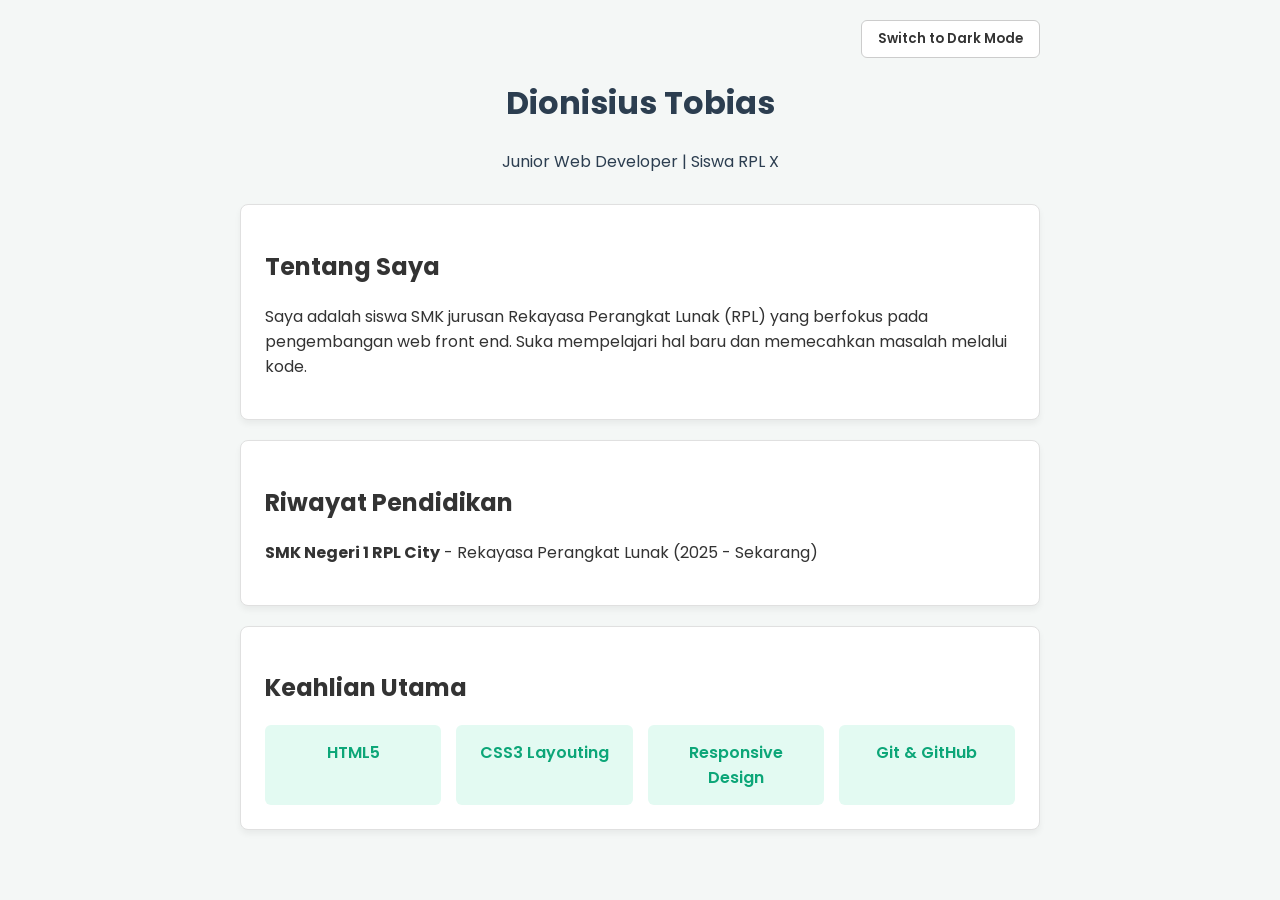
<file: Jobsheet 3/index.html>
<!DOCTYPE html>
<html lang="id">

<head>
    <meta charset="UTF-8">
    <meta name="viewport" content="width=device-width, initial-scale=1.0">
    <!-- Title juga disesuaikan agar murid mengganti namanya -->
    <title>CV Online - Dionisius Tobias</title>
    <link rel="stylesheet" href="style.css" />
</head>

<body>
    <div class="cv-container">
        <!-- Toggle Button untuk Tugas Mandiri Dark Mode -->
        <div class="toggle-container" style="text-align: right; margin-bottom: 20px;">
            <button class="btn-toggle" id="themeToggleBtn">Switch to Dark Mode</button>
        </div>

        <header class="cv-header">
            <!-- Instruksi penggantian nama untuk siswa -->
            <h1>Dionisius Tobias</h1>
            <p>Junior Web Developer | Siswa RPL X</p>
        </header>

        <section class="cv-card">
            <h2>Tentang Saya</h2>
            <p>Saya adalah siswa SMK jurusan Rekayasa Perangkat Lunak (RPL) yang
                berfokus pada pengembangan web front end. Suka mempelajari hal baru dan memecahkan
                masalah melalui kode.</p>
        </section>

        <section class="cv-card">
            <h2>Riwayat Pendidikan</h2>
            <p><strong>SMK Negeri 1 RPL City</strong> - Rekayasa Perangkat Lunak (2025 - Sekarang)</p>
        </section>

        <section class="cv-card">
            <h2>Keahlian Utama</h2>
            <div class="skills-container">
                <div class="skill-item">HTML5</div>
                <div class="skill-item">CSS3 Layouting</div>
                <div class="skill-item">Responsive Design</div>
                <div class="skill-item">Git &amp; GitHub</div>
            </div>
        </section>
    </div>

    <script src="script.js"></script>

</body>

</html>
</file>
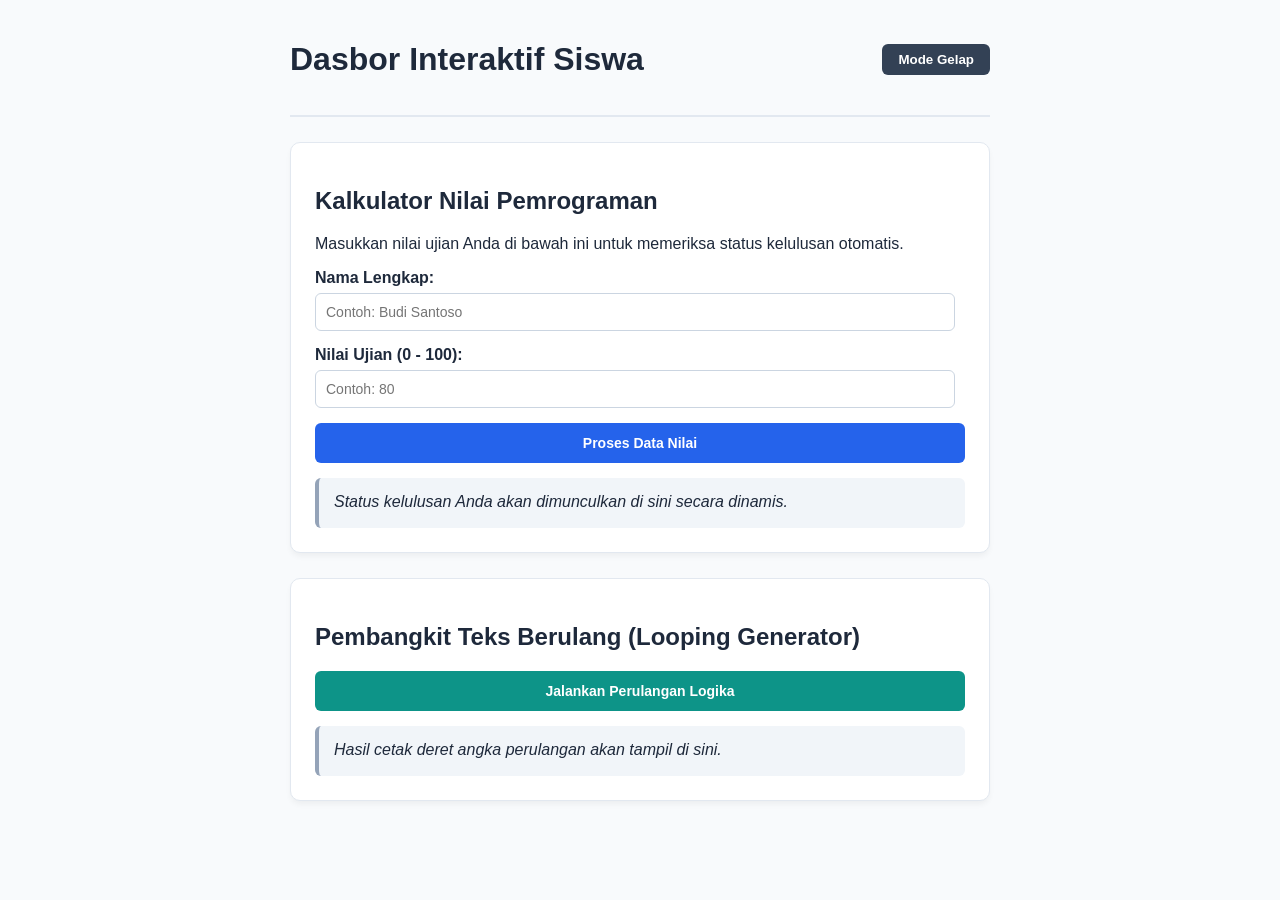
<file: Jobsheet 4/index.html>
<!DOCTYPE html>
<html lang="id">

<head>
    <meta charset="UTF-8">
    <meta name="viewport" content="width=device-width, initial-scale=1.0">
    <title>Web Interaktif JavaScript - X TIP</title>
    <link rel="stylesheet" href="style.css">
</head>

<body>
    <div class="main-container">
        <!-- Header Fitur Kontrol -->
        <header class="web-header">
            <h1>Dasbor Interaktif Siswa</h1>
            <button id="btn-togle" class="toggle-theme">Mode Gelap</button>
        </header>

        <!-- Kartu Fitur 1: Kalkulator Skor Kelulusan -->
        <section class="widget-card">
            <h2>Kalkulator Nilai Pemrograman</h2>
            <p>Masukkan nilai ujian Anda di bawah ini untuk memeriksa status kelulusan otomatis.</p>
            <div class="input-group">
                <label for="input-nama">Nama Lengkap:</label>
                <input type="text" id="input-nama" placeholder="Contoh: Budi Santoso">
            </div>
            <div class="input-group">
                <label for="input-nilai">Nilai Ujian (0 - 100):</label>
                <input type="number" id="input-nilai" placeholder="Contoh: 80">
            </div>
            <button id="btn-proses" class="action-btn">Proses Data Nilai</button>

            <!-- Area Output DOM -->
            <div id="box-hasil" class="result-box">
                Status kelulusan Anda akan dimunculkan di sini secara dinamis.
            </div>
        </section>

        <!-- Kartu Fitur 2: Simulasi Perulangan Logika -->
        <section class="widget-card">
            <h2>Pembangkit Teks Berulang (Looping Generator)</h2>
            <button id="btn-loop" class="action-btn variant-btn">Jalankan Perulangan Logika</button>
            <div id="box-loop" class="result-box">
                Hasil cetak deret angka perulangan akan tampil di sini.
            </div>
        </section>
    </div>
    <script src="script.js"></script>
</body>

</html>
</file>
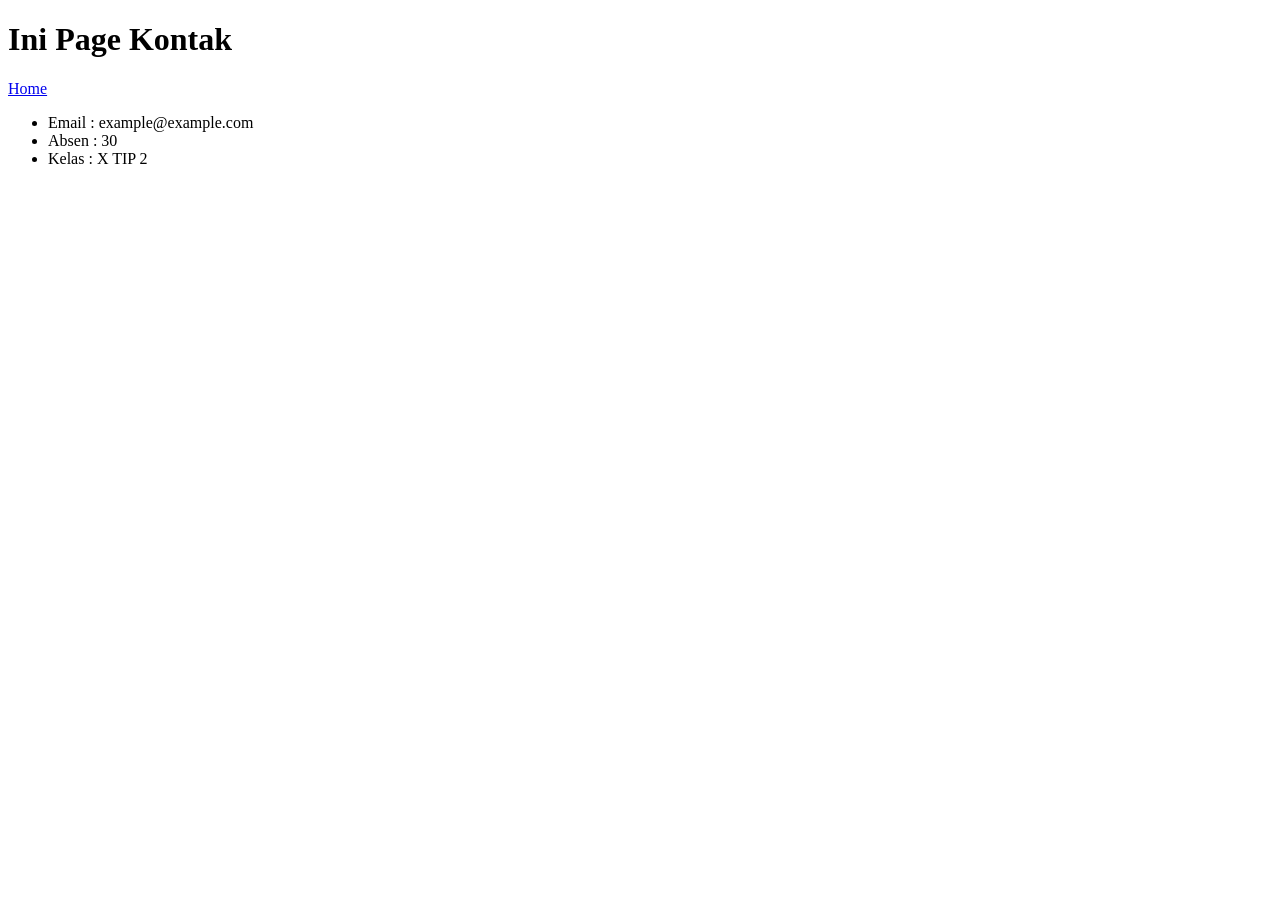
<file: Jobsheet 2/kontak.html>
<!DOCTYPE html>
<html lang="en">

<head>
    <meta charset="UTF-8">
    <meta name="viewport" content="width=device-width, initial-scale=1.0">
    <title>Page Kontak</title>
</head>

<body>
    <header>
        <h1>
            Ini Page Kontak
        </h1>
        <nav>
            <a href="index.html">Home</a>
        </nav>
    </header>
    <ul>
        <li>
            Email : example@example.com
        </li>
        <li>
            Absen : 30
        </li>
        <li>
            Kelas : X TIP 2
        </li>
    </ul>
</body>

</html>
</file>
<file: Jobsheet 3/style.css>
@import url('https://fonts.googleapis.com/css2?family=Poppins:wght@300;400;600&display=swap');

/* ==============================================
   STYLING DASAR (LIGHT MODE)
   ============================================== */
body {
    background-color: #f4f7f6;
    font-family: 'Poppins', sans-serif;
    color: #333333;
    margin: 0;
    padding: 20px;
    transition: background-color 0.3s ease, color 0.3s ease;
}

.cv-container {
    max-width: 800px;
    margin: 0 auto;
}

.cv-header {
    text-align: center;
    margin-bottom: 30px;
    color: #2c3e50;
    transition: color 0.3s ease;
}

.cv-card {
    background-color: #ffffff;
    padding: 24px;
    margin-bottom: 20px;
    border: 1px solid #e0e0e0;
    border-radius: 8px;
    box-shadow: 0 4px 6px rgba(0, 0, 0, 0.05);
    transition: background-color 0.3s ease, border-color 0.3s ease, box-shadow 0.3s ease;
}

.skills-container {
    display: flex;
    justify-content: space-between;
    flex-wrap: wrap;
    gap: 15px;
}

.skill-item {
    flex: 1;
    min-width: 120px;
    background-color: #e3faf2;
    color: #0ca678;
    font-weight: 600;
    padding: 15px;
    text-align: center;
    border-radius: 6px;
    transition: background-color 0.3s ease, color 0.3s ease;
}

.btn-toggle {
    padding: 8px 16px;
    border-radius: 6px;
    border: 1px solid #ccc;
    cursor: pointer;
    background-color: #ffffff;
    color: #333333;
    font-family: 'Poppins', sans-serif;
    font-weight: 600;
    transition: background-color 0.3s ease, color 0.3s ease, border-color 0.3s ease;
}

.btn-toggle:hover {
    background-color: #e0e0e0;
}

/* ==============================================
   RESPONSIVE DESIGN (MEDIA QUERIES)
   ============================================== */
@media (max-width: 600px) {
    .skills-container {
        flex-direction: column;
    }

    body {
        padding: 10px;
    }

    .cv-card {
        padding: 15px;
    }
}

/* ==============================================
   TUGAS MANDIRI: DARK MODE
   ============================================== */
body.dark-theme {
    background-color: #1a1a1a;
    color: #ffffff;
}

body.dark-theme .cv-card {
    background-color: #2d2d2d;
    border-color: #444444;
    box-shadow: 0 4px 6px rgba(0, 0, 0, 0.3);
}

body.dark-theme h1,
body.dark-theme h2,
body.dark-theme h3,
body.dark-theme p,
body.dark-theme .cv-header {
    color: #ffffff !important;
}

body.dark-theme .skill-item {
    background-color: #1e3d37;
    color: #12b886;
}

body.dark-theme .btn-toggle {
    background-color: #333333;
    color: #ffffff;
    border-color: #555555;
}

body.dark-theme .btn-toggle:hover {
    background-color: #555555;
}
</file>
<file: Jobsheet 4/style.css>
body {
    background-color: #f8fafc;

    color: #1e293b;
    margin: 0;
    padding: 20px;
    transition:
        background-color 0.3s ease,
        color 0.3s ease;
}

.main-container {
    font-family: "Jetbrains Mono", sans-serif;
}

body.dark-theme {
    background-color: #0f172a;
    color: #f1f5f9;
}

.main-container {
    max-width: 700px;
    margin: 0 auto;
}

.web-header {
    display: flex;
    justify-content: space-between;
    align-items: center;
    margin-bottom: 25px;
    border-bottom: 2px solid #e2e8f0;
    padding-bottom: 15px;
}

.toggle-theme {
    background-color: #334155;
    color: #ffffff;
    border: none;
    padding: 8px 16px;
    border-radius: 6px;
    cursor: pointer;
    font-weight: 600;
}

.toggle-theme {
    font-family: "Jetbrains Mono", sans-serif;
}

.widget-card {
    background-color: #ffffff;
    padding: 24px;
    margin-bottom: 25px;
    border: 1px solid #e2e8f0;
    border-radius: 10px;
    box-shadow: 0 4px 6px -1px rgba(0, 0, 0, 0.05);
    transition: background-color 0.3s ease;
}

body.dark-theme .widget-card {
    background-color: #1e293b;
    border-color: #334155;
}

.input-group {
    margin-bottom: 15px;
}

.input-group label {
    display: block;
    margin-bottom: 6px;
    font-weight: 600;
}

.input-group input {
    width: 95%;
    padding: 10px;
    border: 1px solid #cbd5e1;
    border-radius: 6px;
    font-size: 14px;
}

body.dark-theme .input-group input {
    background-color: #334155;
    color: white;
    border-color: #475569;
}

.action-btn {
    background-color: #2563eb;
    color: white;
    border: none;
    padding: 12px 20px;
    font-size: 14px;
    font-weight: 600;
    border-radius: 6px;
    cursor: pointer;
    width: 100%;
    margin-bottom: 15px;
}

.action-btn:hover {
    background-color: #1d4ed8;
}

.variant-btn {
    background-color: #0d9488;
}

.variant-btn:hover {
    background-color: #0f766e;
}

.result-box {
    background-color: #f1f5f9;
    padding: 15px;
    border-radius: 6px;
    border-left: 4px solid #94a3b8;
    font-style: italic;
    min-height: 20px;
}

body.dark-theme .result-box {
    background-color: #334155;
    border-left-color: #64748b;
}
</file>
